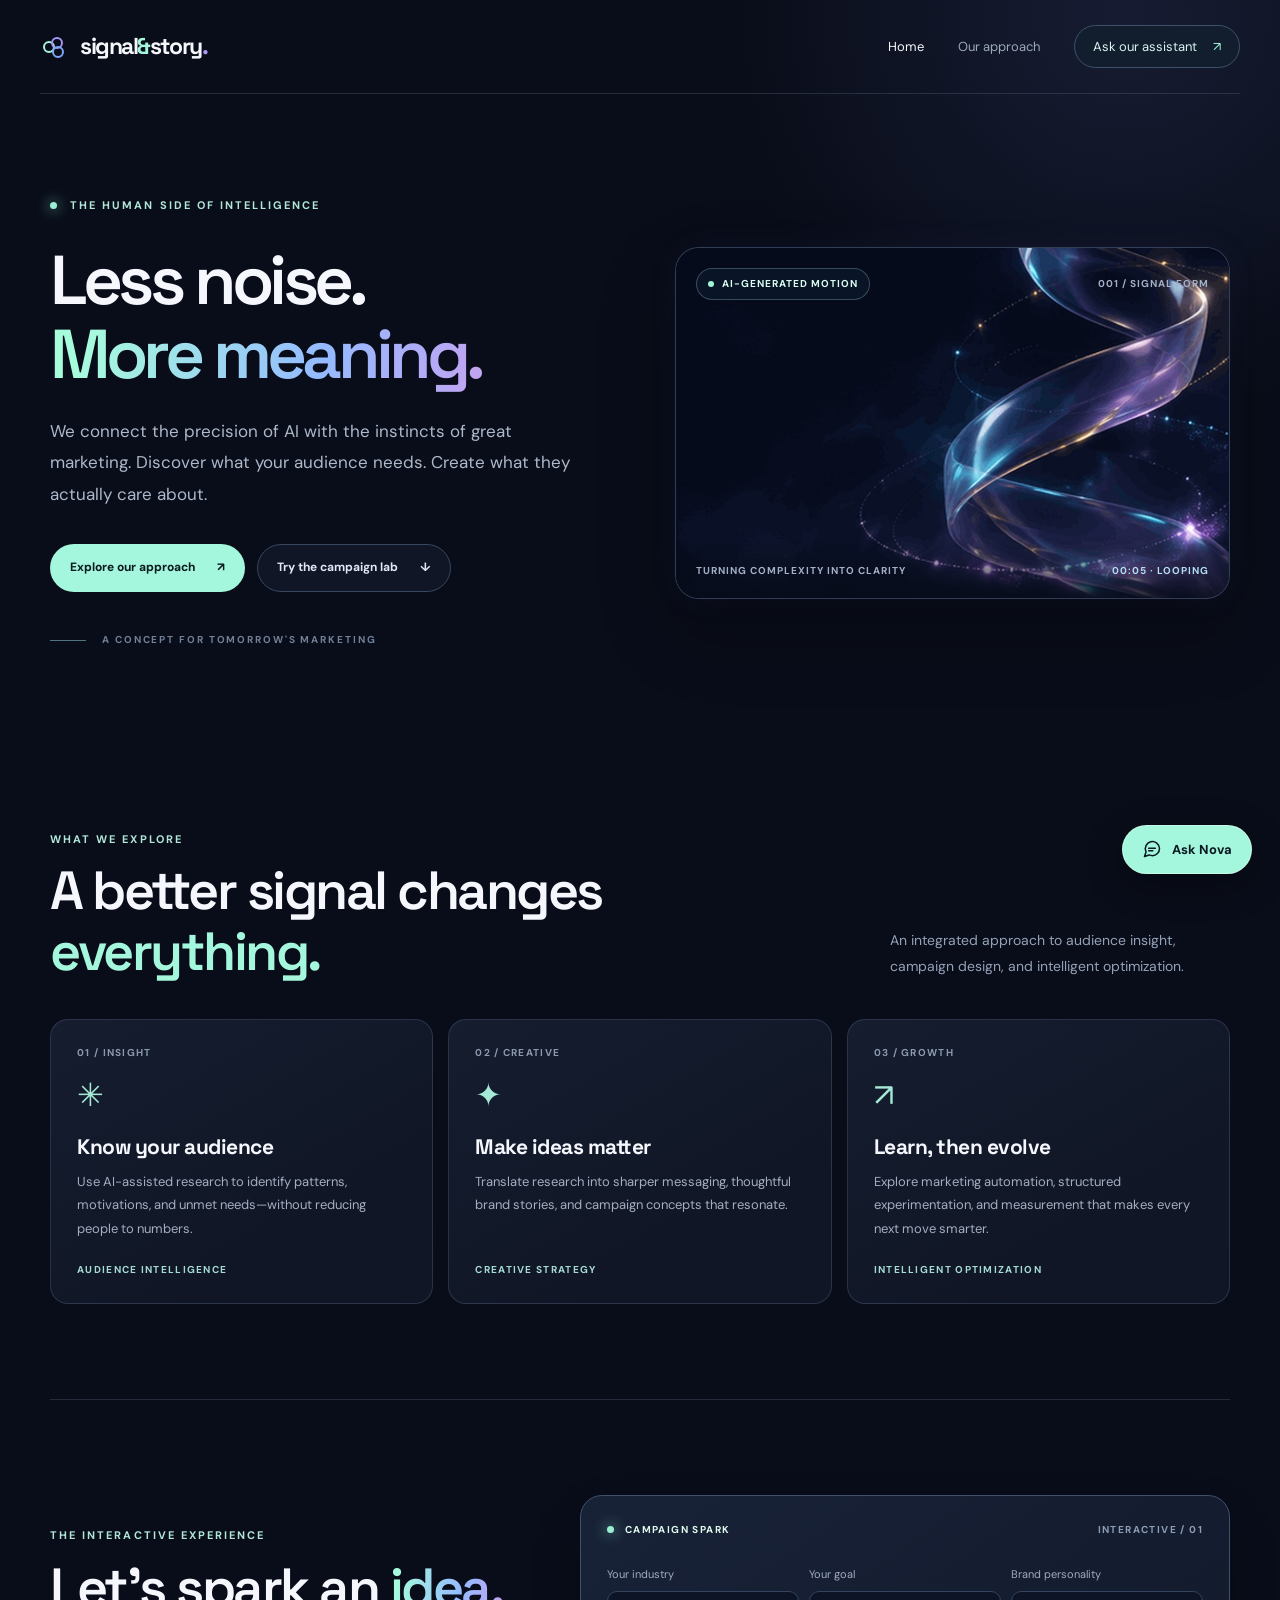
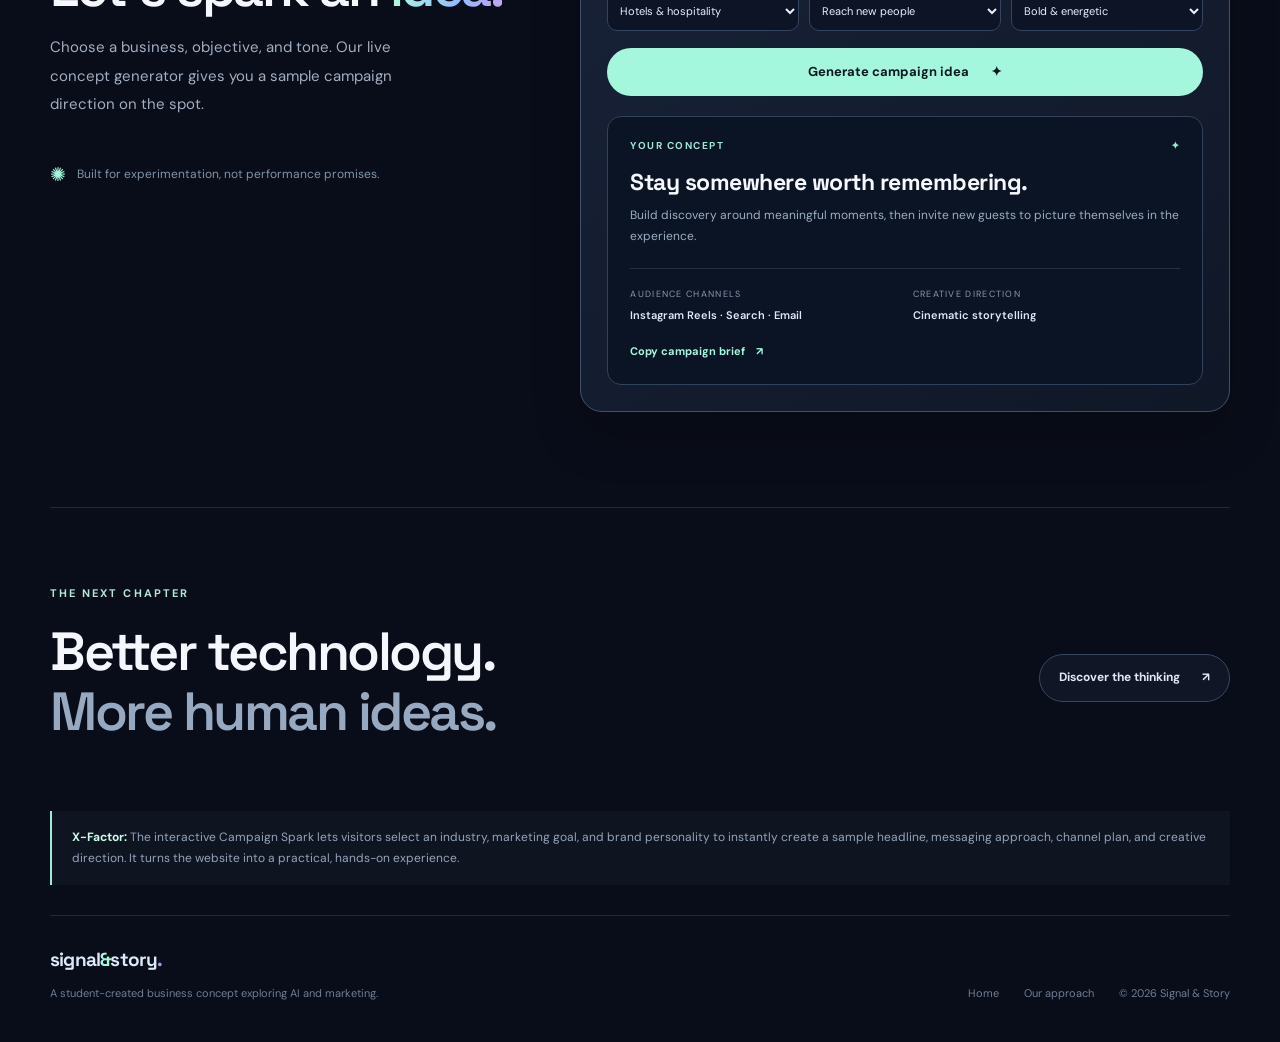
<file: index.html>
<!doctype html>
<html lang="en">
<head>
  <meta charset="utf-8">
  <meta name="viewport" content="width=device-width, initial-scale=1">
  <meta name="theme-color" content="#090d19">
  <meta name="description" content="Signal & Story is a concept studio combining artificial intelligence and human creativity to build smarter marketing experiences.">
  <title>Signal & Story — Marketing, made meaningful</title>
  <link rel="preconnect" href="https://fonts.googleapis.com">
  <link rel="preconnect" href="https://fonts.gstatic.com" crossorigin>
  <link href="https://fonts.googleapis.com/css2?family=DM+Sans:wght@400;500;600;700&family=Space+Grotesk:wght@400;500;600;700&display=swap" rel="stylesheet">
  <link rel="stylesheet" href="styles.css">
  <script src="app.js" defer></script>
</head>
<body data-page="home">
  <div class="ambient ambient-one" aria-hidden="true"></div>
  <header class="site-header">
    <a class="brand" href="index.html" aria-label="Signal and Story home">
      <span class="brand-symbol" aria-hidden="true"><span></span><span></span><span></span></span>
      <span>signal<span class="brand-amp">&</span>story<span class="brand-period">.</span></span>
    </a>
    <nav class="main-nav" aria-label="Main navigation">
      <a class="active" aria-current="page" href="index.html">Home</a>
      <a href="about.html">Our approach</a>
      <button class="nav-chat" type="button" data-open-chat>Ask our assistant <span aria-hidden="true">↗</span></button>
    </nav>
  </header>

  <main>
    <section class="hero content-width" aria-labelledby="hero-title">
      <div class="hero-copy">
        <div class="eyebrow"><span class="dot"></span> THE HUMAN SIDE OF INTELLIGENCE</div>
        <h1 id="hero-title">Less noise.<br><span class="gradient-text">More meaning.</span></h1>
        <p class="lead">We connect the precision of AI with the instincts of great marketing. Discover what your audience needs. Create what they actually care about.</p>
        <div class="hero-actions">
          <a class="button button-primary" href="about.html">Explore our approach <span aria-hidden="true">↗</span></a>
          <a class="button button-outline" href="#campaign-lab">Try the campaign lab <span aria-hidden="true">↓</span></a>
        </div>
        <div class="hero-detail"><span class="detail-line"></span> A CONCEPT FOR TOMORROW'S MARKETING</div>
      </div>
      <div class="hero-visual">
        <div class="visual-top"><span class="live-pill"><span></span> AI-GENERATED MOTION</span><span>001 / SIGNAL FORM</span></div>
        <video id="hero-video" class="hero-video" autoplay muted loop playsinline preload="auto" poster="hero-poster.jpg" aria-label="Five-second AI-generated animated glass sculpture symbolizing marketing intelligence">
          <source src="hero.mp4" type="video/mp4">
          Your browser doesn't support HTML5 video.
        </video>
        <div class="visual-bottom"><span>TURNING COMPLEXITY INTO CLARITY</span><span class="video-meta">00:05 · LOOPING</span></div>
      </div>
    </section>

    <section class="section services-section content-width" aria-labelledby="services-title">
      <div class="section-heading"><div><p class="kicker">WHAT WE EXPLORE</p><h2 id="services-title">A better signal changes <em>everything.</em></h2></div><p class="section-aside">An integrated approach to audience insight, campaign design, and intelligent optimization.</p></div>
      <div class="service-grid">
        <article class="service-card"><div class="service-number">01 / INSIGHT</div><div class="service-icon" aria-hidden="true">✳</div><h3>Know your audience</h3><p>Use AI-assisted research to identify patterns, motivations, and unmet needs—without reducing people to numbers.</p><span class="service-foot">AUDIENCE INTELLIGENCE</span></article>
        <article class="service-card"><div class="service-number">02 / CREATIVE</div><div class="service-icon" aria-hidden="true">✦</div><h3>Make ideas matter</h3><p>Translate research into sharper messaging, thoughtful brand stories, and campaign concepts that resonate.</p><span class="service-foot">CREATIVE STRATEGY</span></article>
        <article class="service-card"><div class="service-number">03 / GROWTH</div><div class="service-icon" aria-hidden="true">↗</div><h3>Learn, then evolve</h3><p>Explore marketing automation, structured experimentation, and measurement that makes every next move smarter.</p><span class="service-foot">INTELLIGENT OPTIMIZATION</span></article>
      </div>
    </section>

    <section id="campaign-lab" class="section content-width lab-section" aria-labelledby="lab-title">
      <div class="lab-intro"><p class="kicker">THE INTERACTIVE EXPERIENCE</p><h2 id="lab-title">Let's spark an <span class="gradient-text">idea.</span></h2><p>Choose a business, objective, and tone. Our live concept generator gives you a sample campaign direction on the spot.</p><div class="lab-mini"><span class="tiny-star">✺</span> Built for experimentation, not performance promises.</div></div>
      <div class="lab-tool">
        <div class="tool-title"><span><span class="tool-status"></span> CAMPAIGN SPARK</span><span>INTERACTIVE / 01</span></div>
        <form id="campaign-form">
          <div class="form-fields">
            <label for="industry">Your industry<select id="industry" name="industry"><option value="hospitality">Hotels & hospitality</option><option value="retail">Retail & e-commerce</option><option value="wellness">Health & wellness</option><option value="services">Professional services</option></select></label>
            <label for="goal">Your goal<select id="goal" name="goal"><option value="awareness">Reach new people</option><option value="engagement">Build engagement</option><option value="loyalty">Inspire loyalty</option></select></label>
            <label for="tone">Brand personality<select id="tone" name="tone"><option value="bold">Bold & energetic</option><option value="warm">Warm & personal</option><option value="refined">Refined & premium</option></select></label>
          </div>
          <button class="button button-primary generate-button" type="submit">Generate campaign idea <span aria-hidden="true">✦</span></button>
        </form>
        <div class="idea-output" id="idea-output" aria-live="polite">
          <div class="idea-overline">YOUR CONCEPT <span>✦</span></div>
          <h3 id="idea-headline">Stay somewhere worth remembering.</h3>
          <p id="idea-explanation">Build discovery around meaningful moments, then invite new guests to picture themselves in the experience.</p>
          <div class="idea-meta"><div><span>AUDIENCE CHANNELS</span><strong id="idea-channels">Instagram Reels · Search · Email</strong></div><div><span>CREATIVE DIRECTION</span><strong id="idea-visual">Cinematic storytelling</strong></div></div>
          <button id="copy-idea" class="copy-button" type="button">Copy campaign brief <span aria-hidden="true">↗</span></button>
        </div>
      </div>
    </section>

    <section class="closing-section content-width"><p class="kicker">THE NEXT CHAPTER</p><div class="closing-row"><h2>Better technology.<br><span class="outline-heading">More human ideas.</span></h2><a class="button button-outline" href="about.html">Discover the thinking <span aria-hidden="true">↗</span></a></div></section>
    <div class="xfactor-note content-width"><strong>X-Factor:</strong> The interactive Campaign Spark lets visitors select an industry, marketing goal, and brand personality to instantly create a sample headline, messaging approach, channel plan, and creative direction. It turns the website into a practical, hands-on experience.</div>
  </main>

  <footer class="site-footer content-width"><div class="footer-left"><span class="footer-brand">signal<span class="brand-amp">&</span>story<span class="brand-period">.</span></span><span>A student-created business concept exploring AI and marketing.</span></div><div class="footer-right"><a href="index.html">Home</a><a href="about.html">Our approach</a><span>© 2026 Signal & Story</span></div></footer>

  <button id="chat-launcher" class="chat-launcher" type="button" aria-label="Open Signal and Story chatbot" aria-expanded="false" aria-controls="chat-panel"><svg aria-hidden="true" viewBox="0 0 24 24" fill="none" stroke="currentColor" stroke-width="1.8" stroke-linecap="round" stroke-linejoin="round"><path d="M21 11.5a8.5 8.5 0 0 1-8.5 8.5c-1.4 0-2.7-.3-3.9-.9L3 21l1.9-5.6A8.5 8.5 0 1 1 21 11.5Z"/><path d="M8 11h8M8 14h5"/></svg><span>Ask Nova</span></button>
  <section id="chat-panel" class="chat-panel" aria-label="Nova chatbot" hidden><div class="chat-top"><div class="chat-avatar">✦</div><div class="chat-heading"><strong>Nova</strong><span><span class="online-dot"></span> Signal & Story assistant</span></div><button id="chat-close" type="button" aria-label="Close chatbot">×</button></div><div class="chat-messages" id="chat-messages" role="log" aria-live="polite" aria-relevant="additions"></div><div class="chat-chips" id="chat-chips"><button type="button" data-chat-prompt="What services do you offer?">Services</button><button type="button" data-chat-prompt="How do you use AI?">How we use AI</button><button type="button" data-chat-prompt="How does Campaign Spark work?">Campaign Spark</button></div><form id="chat-form" class="chat-form"><input id="chat-input" type="text" maxlength="350" placeholder="Ask me anything about the studio..." aria-label="Your message" required autocomplete="off"><button type="submit" aria-label="Send message">➤</button></form><div class="chat-disclaimer">Interactive demo chatbot · no messages are sent to a server</div></section>
</body>
</html>
</file>
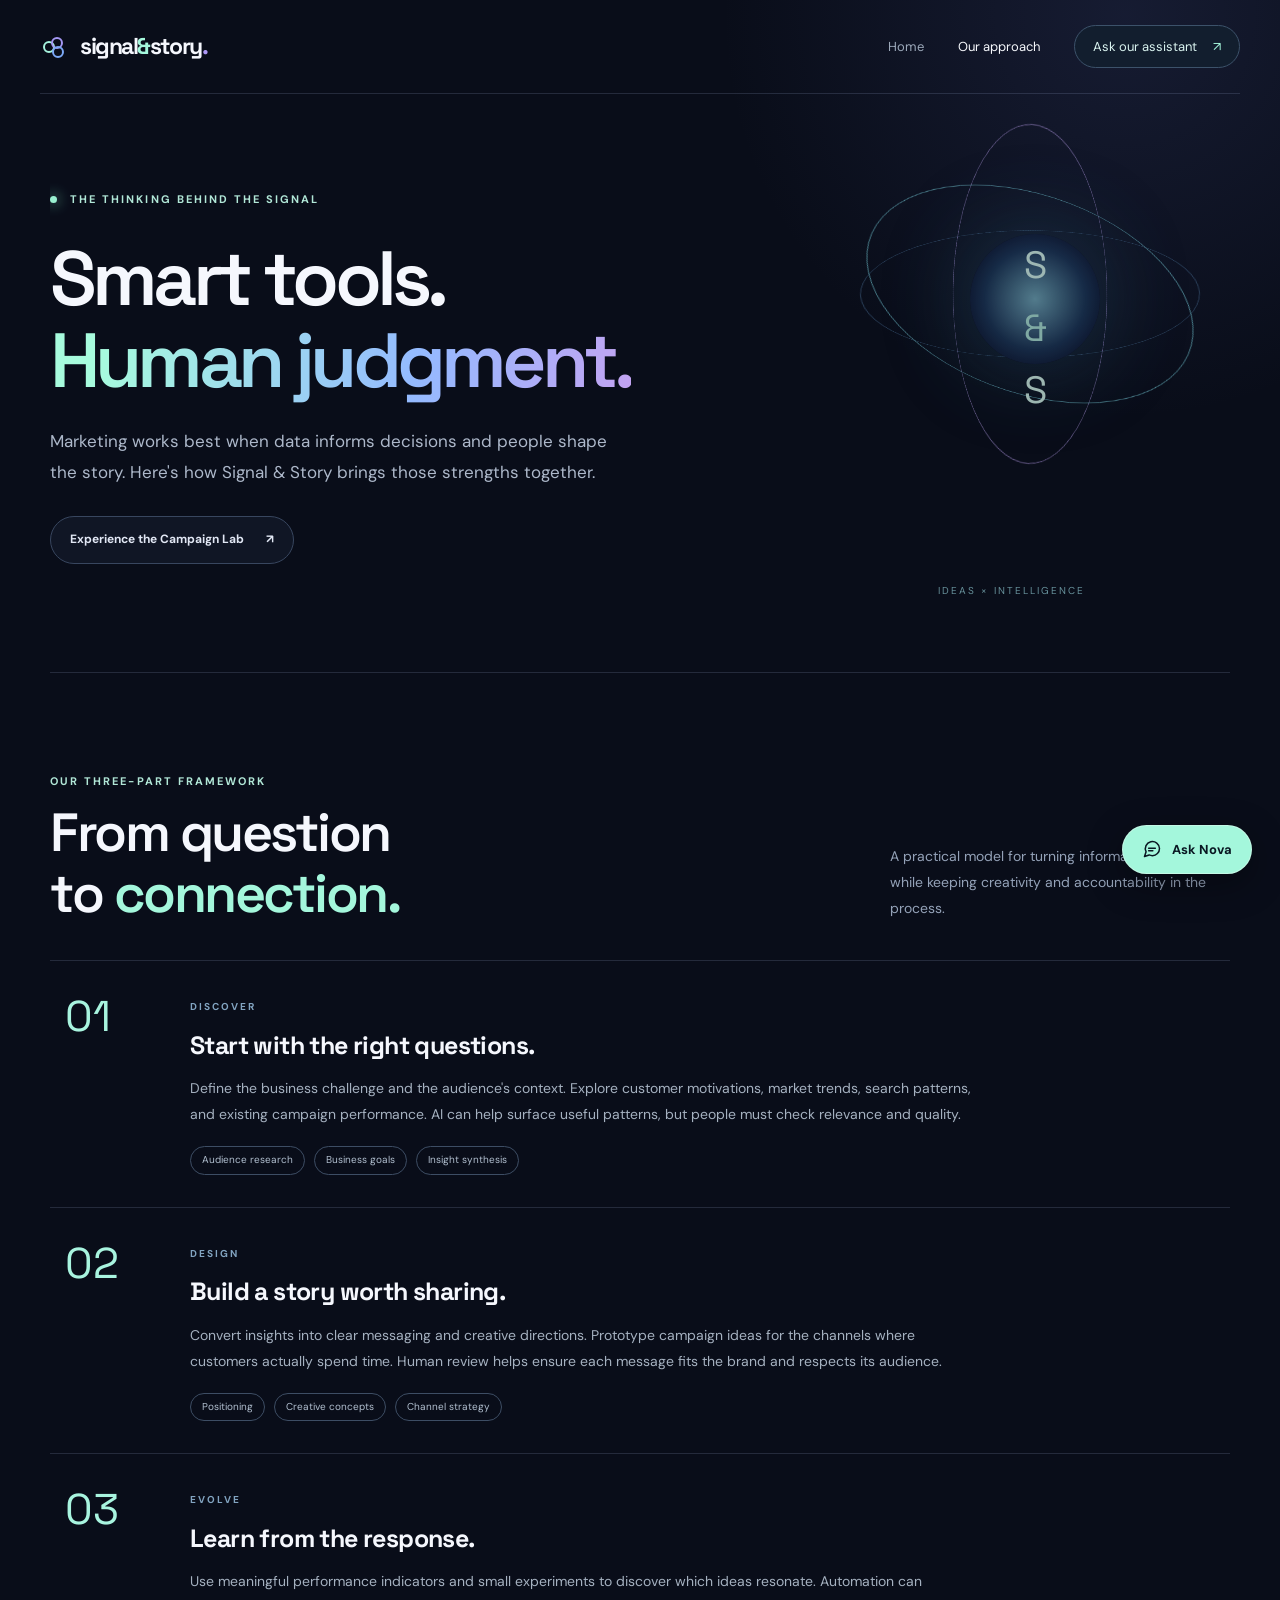
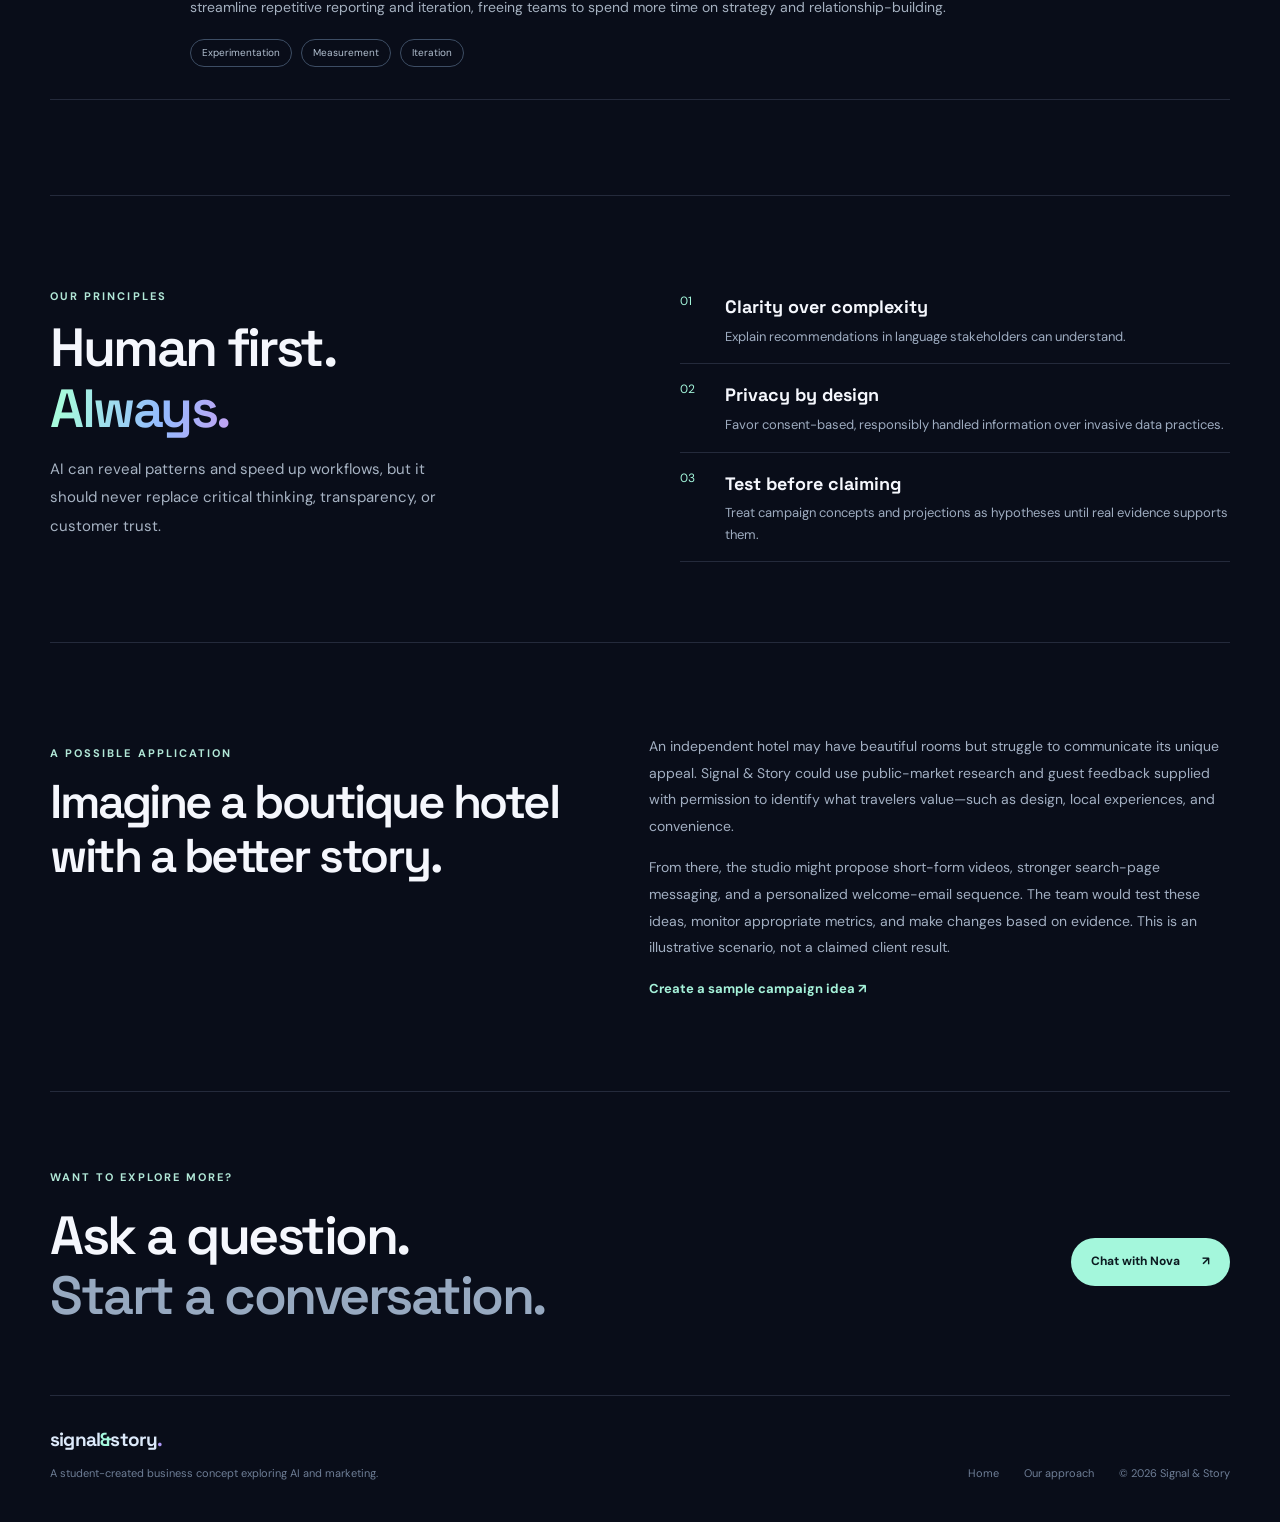
<file: about.html>
<!doctype html>
<html lang="en">
<head>
  <meta charset="utf-8">
  <meta name="viewport" content="width=device-width, initial-scale=1">
  <meta name="theme-color" content="#090d19">
  <meta name="description" content="Learn how Signal & Story would unite AI-driven insights and human-centered marketing strategy.">
  <title>Our Approach — Signal & Story</title>
  <link rel="preconnect" href="https://fonts.googleapis.com">
  <link rel="preconnect" href="https://fonts.gstatic.com" crossorigin>
  <link href="https://fonts.googleapis.com/css2?family=DM+Sans:wght@400;500;600;700&family=Space+Grotesk:wght@400;500;600;700&display=swap" rel="stylesheet">
  <link rel="stylesheet" href="styles.css">
  <script src="app.js" defer></script>
</head>
<body data-page="about">
  <div class="ambient ambient-one" aria-hidden="true"></div>
  <header class="site-header"><a class="brand" href="index.html" aria-label="Signal and Story home"><span class="brand-symbol" aria-hidden="true"><span></span><span></span><span></span></span><span>signal<span class="brand-amp">&</span>story<span class="brand-period">.</span></span></a><nav class="main-nav" aria-label="Main navigation"><a href="index.html">Home</a><a class="active" aria-current="page" href="about.html">Our approach</a><button class="nav-chat" type="button" data-open-chat>Ask our assistant <span aria-hidden="true">↗</span></button></nav></header>
  <main>
    <section class="about-hero content-width"><div class="eyebrow"><span class="dot"></span> THE THINKING BEHIND THE SIGNAL</div><h1>Smart tools.<br><span class="gradient-text">Human judgment.</span></h1><p class="lead">Marketing works best when data informs decisions and people shape the story. Here's how Signal & Story brings those strengths together.</p><a class="button button-outline" href="index.html#campaign-lab">Experience the Campaign Lab <span aria-hidden="true">↗</span></a><div class="about-art" aria-hidden="true"><div class="art-orbit o1"></div><div class="art-orbit o2"></div><div class="art-orbit o3"></div><div class="art-core">S<span>&</span>S</div><span class="art-caption">IDEAS × INTELLIGENCE</span></div></section>
    <section class="section content-width approach-section"><div class="section-heading"><div><p class="kicker">OUR THREE-PART FRAMEWORK</p><h2>From question<br>to <em>connection.</em></h2></div><p class="section-aside">A practical model for turning information into action while keeping creativity and accountability in the process.</p></div>
      <div class="steps"><article class="step"><div class="step-marker">01</div><div><span class="step-label">DISCOVER</span><h3>Start with the right questions.</h3><p>Define the business challenge and the audience's context. Explore customer motivations, market trends, search patterns, and existing campaign performance. AI can help surface useful patterns, but people must check relevance and quality.</p><div class="step-tags"><span>Audience research</span><span>Business goals</span><span>Insight synthesis</span></div></div></article>
      <article class="step"><div class="step-marker">02</div><div><span class="step-label">DESIGN</span><h3>Build a story worth sharing.</h3><p>Convert insights into clear messaging and creative directions. Prototype campaign ideas for the channels where customers actually spend time. Human review helps ensure each message fits the brand and respects its audience.</p><div class="step-tags"><span>Positioning</span><span>Creative concepts</span><span>Channel strategy</span></div></div></article>
      <article class="step"><div class="step-marker">03</div><div><span class="step-label">EVOLVE</span><h3>Learn from the response.</h3><p>Use meaningful performance indicators and small experiments to discover which ideas resonate. Automation can streamline repetitive reporting and iteration, freeing teams to spend more time on strategy and relationship-building.</p><div class="step-tags"><span>Experimentation</span><span>Measurement</span><span>Iteration</span></div></div></article></div>
    </section>
    <section class="section content-width about-two-col"><div class="principles-panel"><p class="kicker">OUR PRINCIPLES</p><h2>Human first.<br><span class="gradient-text">Always.</span></h2><p>AI can reveal patterns and speed up workflows, but it should never replace critical thinking, transparency, or customer trust.</p></div><div class="principles-list"><div><span>01</span><div><h3>Clarity over complexity</h3><p>Explain recommendations in language stakeholders can understand.</p></div></div><div><span>02</span><div><h3>Privacy by design</h3><p>Favor consent-based, responsibly handled information over invasive data practices.</p></div></div><div><span>03</span><div><h3>Test before claiming</h3><p>Treat campaign concepts and projections as hypotheses until real evidence supports them.</p></div></div></div></section>
    <section class="section content-width about-case"><div><p class="kicker">A POSSIBLE APPLICATION</p><h2>Imagine a boutique hotel<br>with a better story.</h2></div><div><p>An independent hotel may have beautiful rooms but struggle to communicate its unique appeal. Signal & Story could use public-market research and guest feedback supplied with permission to identify what travelers value—such as design, local experiences, and convenience.</p><p>From there, the studio might propose short-form videos, stronger search-page messaging, and a personalized welcome-email sequence. The team would test these ideas, monitor appropriate metrics, and make changes based on evidence. This is an illustrative scenario, not a claimed client result.</p><a class="text-link" href="index.html#campaign-lab">Create a sample campaign idea <span aria-hidden="true">↗</span></a></div></section>
    <section class="closing-section content-width"><p class="kicker">WANT TO EXPLORE MORE?</p><div class="closing-row"><h2>Ask a question.<br><span class="outline-heading">Start a conversation.</span></h2><button class="button button-primary" type="button" data-open-chat>Chat with Nova <span aria-hidden="true">↗</span></button></div></section>
  </main>
  <footer class="site-footer content-width"><div class="footer-left"><span class="footer-brand">signal<span class="brand-amp">&</span>story<span class="brand-period">.</span></span><span>A student-created business concept exploring AI and marketing.</span></div><div class="footer-right"><a href="index.html">Home</a><a href="about.html">Our approach</a><span>© 2026 Signal & Story</span></div></footer>
  <button id="chat-launcher" class="chat-launcher" type="button" aria-label="Open Signal and Story chatbot" aria-expanded="false" aria-controls="chat-panel"><svg aria-hidden="true" viewBox="0 0 24 24" fill="none" stroke="currentColor" stroke-width="1.8" stroke-linecap="round" stroke-linejoin="round"><path d="M21 11.5a8.5 8.5 0 0 1-8.5 8.5c-1.4 0-2.7-.3-3.9-.9L3 21l1.9-5.6A8.5 8.5 0 1 1 21 11.5Z"/><path d="M8 11h8M8 14h5"/></svg><span>Ask Nova</span></button>
  <section id="chat-panel" class="chat-panel" aria-label="Nova chatbot" hidden><div class="chat-top"><div class="chat-avatar">✦</div><div class="chat-heading"><strong>Nova</strong><span><span class="online-dot"></span> Signal & Story assistant</span></div><button id="chat-close" type="button" aria-label="Close chatbot">×</button></div><div class="chat-messages" id="chat-messages" role="log" aria-live="polite" aria-relevant="additions"></div><div class="chat-chips" id="chat-chips"><button type="button" data-chat-prompt="What services do you offer?">Services</button><button type="button" data-chat-prompt="How do you use AI?">How we use AI</button><button type="button" data-chat-prompt="How does Campaign Spark work?">Campaign Spark</button></div><form id="chat-form" class="chat-form"><input id="chat-input" type="text" maxlength="350" placeholder="Ask me anything about the studio..." aria-label="Your message" required autocomplete="off"><button type="submit" aria-label="Send message">➤</button></form><div class="chat-disclaimer">Interactive demo chatbot · no messages are sent to a server</div></section>
</body>
</html>
</file>
<file: styles.css>
:root{--bg:#090d19;--bg2:#101729;--text:#f5f7fd;--muted:#a1adbd;--subtle:#69778e;--line:rgba(174,193,236,.16);--mint:#a4f7dc;--blue:#88b8fc;--purple:#bd9df7;--radius:20px}*{box-sizing:border-box}html{scroll-behavior:smooth}body{position:relative;margin:0;background:var(--bg);color:var(--text);font-family:'DM Sans',Arial,sans-serif;font-size:15px;line-height:1.65;overflow-x:hidden}button,input,select{font:inherit}button,a{-webkit-tap-highlight-color:transparent}a{color:inherit;text-decoration:none}button{cursor:pointer}.content-width{width:min(1180px,calc(100% - 80px));margin-inline:auto}.ambient{pointer-events:none;position:absolute;z-index:-1}.ambient-one{width:850px;height:850px;border-radius:50%;background:radial-gradient(circle,rgba(71,82,143,.21),transparent 67%);top:-410px;right:-270px}.site-header{height:94px;width:min(1350px,calc(100% - 80px));margin:auto;display:flex;align-items:center;justify-content:space-between;gap:20px;border-bottom:1px solid var(--line)}.brand{display:inline-flex;align-items:center;gap:13px;font-family:'Space Grotesk',sans-serif;font-size:23px;font-weight:700;letter-spacing:-1.45px;white-space:nowrap}.brand-amp{color:var(--mint)}.brand-period{color:#ae98f6}.brand-symbol{height:28px;width:27px;position:relative;display:inline-block}.brand-symbol span{position:absolute;width:12px;height:12px;border:2px solid #a5f2dd;border-radius:50%;top:8px;left:3px}.brand-symbol span:nth-child(2){border-color:#a497f3;left:11px;top:4px}.brand-symbol span:nth-child(3){border-color:#7ca9f7;left:12px;top:13px}.main-nav{display:flex;align-items:center;gap:34px}.main-nav a{font-size:13px;color:#9ca9ba;transition:color .2s}.main-nav a:hover,.main-nav a.active{color:#f6f8fc}.nav-chat{border:1px solid #3c526a;background:#121e2e;border-radius:100px;color:#d9f3ef;padding:10px 18px;font-size:13px;transition:background .2s}.nav-chat:hover{background:#24374b}.nav-chat span{margin-left:13px;color:var(--mint)}.hero{display:grid;grid-template-columns:1.01fr .99fr;gap:58px;align-items:center;padding-block:92px 100px;min-height:665px}.eyebrow,.kicker{font-weight:700;font-size:11px;letter-spacing:2.05px;color:#b1e7d7}.eyebrow{display:flex;align-items:center;gap:13px}.dot,.online-dot,.tool-status{display:inline-block;width:7px;height:7px;border-radius:50%;background:#9af1d1;box-shadow:0 0 14px #89f4cd}.hero h1,.about-hero h1{font-family:'Space Grotesk',sans-serif;font-size:clamp(54px,5.4vw,84px);line-height:1.06;letter-spacing:-4.8px;margin:30px 0 25px;font-weight:600}.gradient-text{background:linear-gradient(100deg,#a7fbdd 9%,#94baff 63%,#c3a3f1);-webkit-background-clip:text;background-clip:text;color:transparent}.lead{max-width:520px;color:#adb8ca;font-size:17px;line-height:1.85;margin:0}.hero-actions{display:flex;flex-wrap:wrap;gap:12px;margin-top:34px}.button{min-height:48px;border-radius:100px;padding:12px 19px;display:inline-flex;align-items:center;justify-content:center;gap:22px;font-weight:700;font-size:12px;white-space:nowrap;border:1px solid transparent;transition:transform .2s,background .2s,border-color .2s}.button:hover{transform:translateY(-2px)}.button-primary{background:var(--mint);color:#0b1a20}.button-primary:hover{background:#c5ffeb}.button-outline{border-color:#38465f;color:#e1e7f4;background:#101625}.button-outline:hover{border-color:#859fbe;background:#1b273c}.hero-detail{display:flex;align-items:center;gap:16px;font-size:10px;letter-spacing:1.9px;color:#718199;margin-top:40px;font-weight:700}.detail-line{width:36px;height:1px;background:#527380}.hero-visual{position:relative;border:1px solid rgba(156,179,225,.28);border-radius:24px;background:#0a1121;box-shadow:0 30px 75px rgba(0,0,0,.28),0 0 35px rgba(119,124,215,.06);overflow:hidden}.hero-video{display:block;aspect-ratio:551/309;width:100%;height:auto;object-fit:cover;min-height:350px;background:#091022}.visual-top,.visual-bottom{position:absolute;z-index:1;left:0;right:0;display:flex;justify-content:space-between;align-items:center;gap:10px;font-size:10px;letter-spacing:1px;color:#a3b1c8;font-weight:700}.visual-top{top:0;padding:20px}.visual-bottom{bottom:0;padding:28px 20px 18px;background:linear-gradient(transparent,rgba(6,11,24,.88))}.live-pill{display:flex;align-items:center;gap:8px;background:rgba(12,24,44,.75);border:1px solid rgba(189,240,222,.25);color:#dafff1;border-radius:50px;padding:7px 11px}.live-pill span{width:6px;height:6px;border-radius:50%;background:#9ff5d6}.video-meta{color:#b1def5}.section{padding-block:60px 95px}.section-heading{display:flex;justify-content:space-between;align-items:end;gap:65px;margin-bottom:36px}.section h2,.closing-section h2{font-family:'Space Grotesk',sans-serif;font-size:clamp(36px,4.2vw,55px);line-height:1.13;letter-spacing:-2.5px;font-weight:600;margin:13px 0 0}.section h2 em{font-style:normal;color:var(--mint)}.section-aside{max-width:340px;color:#94a2b8;margin:0 0 3px;font-size:14px;line-height:1.85}.service-grid{display:grid;grid-template-columns:repeat(3,1fr);gap:15px}.service-card{display:flex;flex-direction:column;min-height:285px;padding:25px 26px;background:linear-gradient(150deg,#151d2f,#101625 70%);border:1px solid var(--line);border-radius:18px;transition:transform .2s,border-color .2s}.service-card:hover{transform:translateY(-5px);border-color:#5a7e9b}.service-number,.service-foot{color:#8c9aaf;font-size:10px;letter-spacing:1.3px;font-weight:700}.service-icon{font-size:32px;color:#a5e9d7;margin:18px 0 4px;line-height:1}.service-card h3{font-family:'Space Grotesk',sans-serif;font-size:21px;letter-spacing:-.5px;margin:15px 0 5px}.service-card p{font-size:13px;color:#a4aec0;line-height:1.8;margin:0 0 22px}.service-foot{margin-top:auto;color:#a6dbd4}.lab-section{display:grid;grid-template-columns:.84fr 1.16fr;gap:60px;padding-top:95px;border-top:1px solid var(--line);scroll-margin-top:30px}.lab-intro{padding-top:20px}.lab-intro>p:not(.kicker){max-width:350px;color:#a2aec2;font-size:15px;line-height:1.9}.lab-mini{font-size:12px;color:#8193a9;display:flex;align-items:center;gap:11px;margin-top:40px}.tiny-star{color:var(--mint);font-size:19px}.lab-tool{border:1px solid #40516c;background:linear-gradient(145deg,#182237,#101727);border-radius:22px;padding:26px;box-shadow:0 25px 50px rgba(0,0,0,.18)}.tool-title{display:flex;justify-content:space-between;gap:15px;color:#8c9db5;font-size:10px;letter-spacing:1.4px;font-weight:700}.tool-title>span:first-child{color:#defbed}.tool-status{margin-right:7px}.form-fields{display:grid;grid-template-columns:repeat(3,1fr);gap:10px;margin-top:26px}.form-fields label{display:flex;flex-direction:column;gap:8px;font-size:11px;color:#a0acc0}.form-fields select{background:#0c1425;color:#e9effc;border:1px solid #34445e;padding:11px 8px;border-radius:10px;font-size:11px;width:100%;min-width:0;outline:none}.form-fields select:focus{border-color:#a4f7dc}.generate-button{margin-top:17px;width:100%;border:none;font-size:13px}.idea-output{margin-top:20px;background:#0b1425;border:1px solid #30435b;border-radius:14px;padding:21px 22px}.idea-overline{display:flex;justify-content:space-between;color:#a1e6d1;font-size:10px;letter-spacing:1.5px;font-weight:700}.idea-output h3{font-family:'Space Grotesk',sans-serif;font-size:23px;line-height:1.22;letter-spacing:-.5px;margin:13px 0 9px}.idea-output>p{color:#9cadc2;font-size:12px;line-height:1.8;margin:0}.idea-meta{display:grid;grid-template-columns:1fr 1fr;gap:15px;margin-top:20px;padding-top:18px;border-top:1px solid var(--line)}.idea-meta>div{display:flex;flex-direction:column;gap:4px}.idea-meta span{font-size:9px;color:#8898af;letter-spacing:1.3px}.idea-meta strong{font-size:11px;color:#e0e8f5;font-weight:600}.copy-button{border:0;background:transparent;color:var(--mint);font-size:11px;font-weight:700;padding:0;margin-top:18px}.copy-button span{margin-left:8px}.closing-section{padding-top:65px;padding-bottom:68px;border-top:1px solid var(--line)}.closing-row{display:flex;align-items:center;justify-content:space-between;gap:30px}.closing-section h2{margin:9px 0 0}.outline-heading{color:#97a9c0}.xfactor-note{font-size:12px;line-height:1.75;color:#94a4bb;padding:16px 20px;margin-bottom:30px;border-left:2px solid #a4e8d7;background:rgba(141,190,225,.04)}.xfactor-note strong{color:#cdfbe9}.site-footer{border-top:1px solid var(--line);padding-block:28px 40px;display:flex;justify-content:space-between;gap:35px;color:#6e7e96;font-size:11px}.footer-left{display:flex;flex-direction:column;gap:8px}.footer-brand{font-family:'Space Grotesk',sans-serif;color:#dce9fa;font-size:19px;font-weight:700;letter-spacing:-.8px}.footer-right{display:flex;align-items:end;gap:25px}.footer-right a:hover{color:var(--mint)}.chat-launcher{position:fixed;z-index:20;bottom:26px;right:28px;display:flex;align-items:center;gap:10px;border:1px solid rgba(220,252,237,.55);border-radius:100px;color:#091722;background:var(--mint);padding:13px 19px;box-shadow:0 10px 35px rgba(0,0,0,.35);font-weight:700;font-size:13px}.chat-launcher svg{width:20px;height:20px}.chat-launcher:hover{background:#d5ffef}.chat-panel[hidden]{display:none}.chat-panel{position:fixed;z-index:25;bottom:86px;right:28px;width:min(375px,calc(100vw - 30px));height:515px;max-height:calc(100vh - 110px);border:1px solid #56738a;border-radius:19px;overflow:hidden;display:flex;flex-direction:column;background:#111b2c;box-shadow:0 22px 75px rgba(0,0,0,.6)}.chat-top{display:flex;align-items:center;gap:10px;padding:16px;background:#1b2a3c;border-bottom:1px solid var(--line)}.chat-avatar{height:38px;width:38px;border-radius:13px;display:grid;place-items:center;color:#0b1c27;background:var(--mint);font-size:23px}.chat-heading{display:flex;flex-direction:column;flex:1;line-height:1.4}.chat-heading strong{font-family:'Space Grotesk',sans-serif;font-size:15px}.chat-heading>span{font-size:10px;color:#acbbce}.chat-heading .online-dot{width:5px;height:5px;margin-right:3px}.chat-top>button{background:transparent;border:0;color:#c4d3df;font-size:24px;line-height:1;padding:4px 8px}.chat-messages{display:flex;flex-direction:column;gap:12px;flex:1;overflow-y:auto;padding:19px 16px}.chat-bubble{padding:10px 13px;border-radius:15px;max-width:92%;white-space:pre-line;line-height:1.55;font-size:12px;overflow-wrap:anywhere}.chat-bubble.bot{align-self:flex-start;background:#25364d;color:#e3edf5;border-bottom-left-radius:4px}.chat-bubble.user{align-self:flex-end;background:#c6f9e7;color:#0d2027;border-bottom-right-radius:4px}.chat-chips{padding:0 12px 10px;display:flex;flex-wrap:wrap;gap:6px}.chat-chips button{font-size:10px;color:#c3eada;border:1px solid #456a6d;border-radius:40px;background:#173034;padding:5px 9px}.chat-form{display:flex;gap:8px;padding:10px 13px;border-top:1px solid var(--line)}.chat-form input{flex:1;min-width:0;border:1px solid #35475d;border-radius:10px;padding:11px 12px;background:#091326;color:#f6fcff;font-size:12px;outline:none}.chat-form input:focus{border-color:#99e8d0}.chat-form button{width:40px;border:none;border-radius:10px;background:var(--mint);color:#0a1d25}.chat-disclaimer{padding:0 12px 10px;text-align:center;font-size:9px;color:#71829a}.about-hero{position:relative;overflow:hidden;min-height:500px;padding-top:96px;padding-bottom:108px;border-bottom:1px solid var(--line)}.about-hero h1{max-width:760px;font-size:clamp(54px,6vw,90px);position:relative;z-index:1}.about-hero .lead{max-width:560px;position:relative;z-index:1;margin-bottom:27px}.about-hero .button{position:relative;z-index:1}.about-art{pointer-events:none;position:absolute;right:-60px;top:0;height:510px;width:500px;opacity:.7}.art-orbit{position:absolute;border:1px solid #3c5979;border-radius:50%;left:70px;top:30px;width:340px;height:340px;transform:rotateX(68deg) rotate(-24deg)}.art-orbit.o2{transform:rotateY(63deg) rotate(30deg);border-color:#927fbd}.art-orbit.o3{transform:rotateY(25deg) rotateX(50deg);border-color:#6cb8c5}.art-core{position:absolute;left:180px;top:140px;width:130px;height:130px;border-radius:50%;display:grid;place-items:center;background:radial-gradient(circle,#72aabc,#1b3657 55%,#0e1833 78%);box-shadow:0 0 95px #3b7e9e80;font-family:'Space Grotesk',sans-serif;font-size:38px;color:#ddfff3}.art-core span{color:#b2eddd}.art-caption{position:absolute;left:148px;bottom:5px;font-size:10px;letter-spacing:2px;color:#91cbd4}.approach-section{padding-top:88px}.steps{display:flex;flex-direction:column;border-top:1px solid var(--line)}.step{display:grid;grid-template-columns:105px 1fr;gap:20px;padding:32px 15px;border-bottom:1px solid var(--line)}.step-marker{font-family:'Space Grotesk',sans-serif;font-size:43px;color:#a8f4df;line-height:1.1}.step-label{font-size:10px;letter-spacing:2px;color:#82a4c1;font-weight:700}.step h3{font-family:'Space Grotesk',sans-serif;font-size:25px;letter-spacing:-.6px;margin:7px 0 10px}.step p{color:#a5b1c0;max-width:785px;margin:0;font-size:14px;line-height:1.85}.step-tags{display:flex;flex-wrap:wrap;gap:9px;margin-top:18px}.step-tags span{font-size:10px;border:1px solid #3d4d64;color:#b2c0d0;padding:5px 11px;border-radius:50px}.about-two-col{display:grid;grid-template-columns:1fr 1fr;gap:80px;padding-block:80px;border-top:1px solid var(--line)}.principles-panel>p:not(.kicker){color:#a7b3c3;max-width:420px;line-height:1.9}.principles-list>div{display:grid;grid-template-columns:35px 1fr;gap:10px;padding:16px 0;border-bottom:1px solid var(--line)}.principles-list>div>span{color:var(--mint);font-size:12px}.principles-list h3{font-family:'Space Grotesk',sans-serif;margin:0 0 4px;font-size:18px}.principles-list p{margin:0;color:#9eacc0;font-size:13px}.about-case{display:grid;grid-template-columns:1fr 1.1fr;gap:70px;padding-block:90px;border-top:1px solid var(--line)}.about-case h2{font-size:clamp(32px,3.7vw,48px)}.about-case>div>p:not(.kicker){font-size:14px;line-height:1.9;color:#a2afc2;margin:0 0 15px}.text-link{font-weight:700;color:#a5f1d9;font-size:13px}.text-link:hover{text-decoration:underline}::selection{background:#a4f7dc;color:#0c1724}:focus-visible{outline:2px solid #b4ffe5;outline-offset:3px}
@media(max-width:1000px){.content-width{width:min(100% - 50px,1180px)}.site-header{width:calc(100% - 50px)}.hero{gap:30px;grid-template-columns:1fr 1fr}.hero h1{font-size:clamp(49px,6vw,72px)}.form-fields{grid-template-columns:1fr}.lab-section{gap:30px}.hero-video{min-height:300px}}@media(max-width:740px){.content-width,.site-header{width:calc(100% - 36px)}.site-header{height:74px}.brand{font-size:18px}.brand-symbol{transform:scale(.8);transform-origin:left center;margin-right:-5px}.main-nav{gap:14px}.main-nav a{font-size:11px}.nav-chat{display:none}.hero{grid-template-columns:1fr;gap:42px;padding-block:64px 80px;min-height:0}.hero h1,.about-hero h1{letter-spacing:-3.6px;font-size:clamp(54px,12vw,76px)}.hero-video{min-height:0}.section{padding-block:52px 68px}.section-heading{display:block}.section-aside{margin-top:20px}.service-grid{grid-template-columns:1fr}.service-card{min-height:230px}.lab-section,.about-two-col,.about-case{grid-template-columns:1fr;gap:20px}.lab-intro{padding:0}.lab-mini{margin-top:20px}.lab-tool{padding:20px}.form-fields{grid-template-columns:1fr}.closing-row{align-items:start;flex-direction:column}.site-footer{flex-direction:column;gap:18px}.footer-right{flex-wrap:wrap;align-items:center;gap:12px}.about-hero{padding-top:66px;min-height:500px}.about-art{opacity:.22;right:-250px}.step{grid-template-columns:58px 1fr;gap:15px}.step-marker{font-size:32px}.chat-launcher{right:14px;bottom:14px}.chat-panel{right:14px;bottom:72px}.idea-meta{grid-template-columns:1fr}}@media(prefers-reduced-motion:reduce){html{scroll-behavior:auto}.service-card,.button{transition:none}}
</file>
